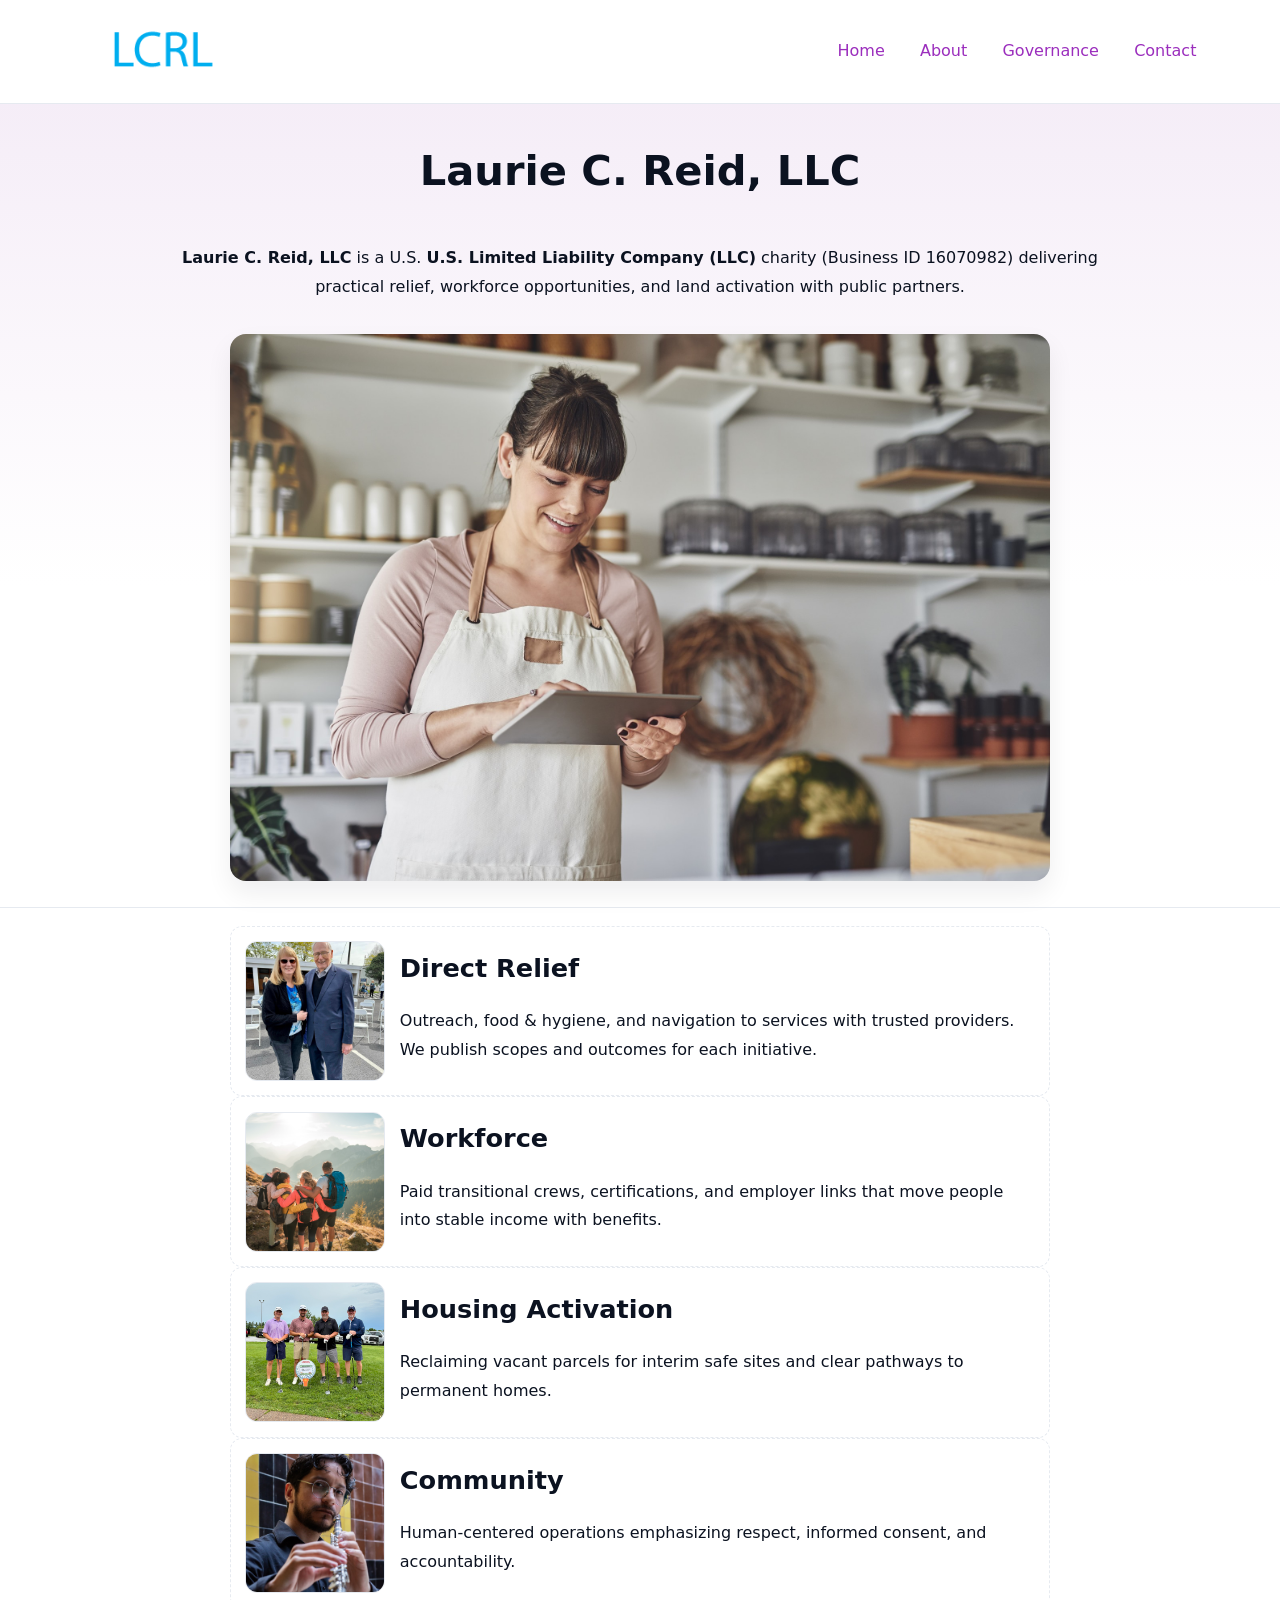
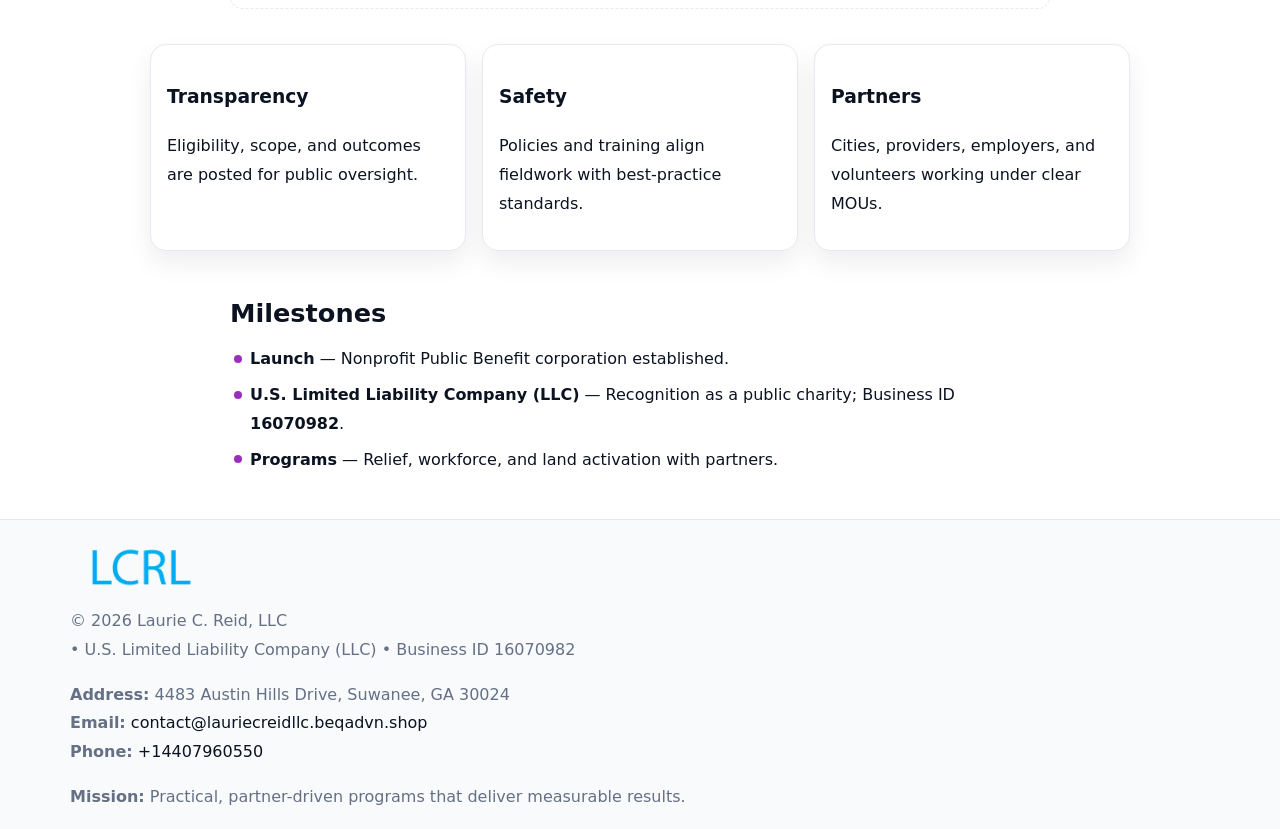
<file: index.html>
<!doctype html><html lang="en"><head>
<meta charset="utf-8"/><meta name="viewport" content="width=device-width,initial-scale=1"/>
<title>Laurie C. Reid, LLC – Nonprofit • 2025</title>
<link rel="stylesheet" href="assets/styles.css"/><link rel="icon" href="images/logo.png"/>
<meta name="data-ein" content="16070982"/><meta name="data-name" content="Laurie C. Reid, LLC"/>
<meta name="data-email" content="contact@lauriecreidllc.beqadvn.shop"/><meta name="data-phone" content="+14407960550"/>
<meta name="data-address" content="4483 Austin Hills Drive, Suwanee, GA 30024"/><meta name="data-map" content="4483+Austin+Hills+Drive,+Suwanee,+GA+30024"/>
  <meta name="description" content="We are a 501(c)(3) organization advancing community services, education, and direct relief through transparent programs, local partnerships, and measurable outcomes.">
</head><body>
<div style="position:absolute;left:-9999px;top:-9999px;opacity:0" data-uniq="{{UNIQUE_BLOB}}">
  <span>We are a 501(c)(3) organization advancing community services, education, and direct relief through transparent programs, local partnerships, and measurable outcomes.</span><svg width="12" height="12" viewBox="0 0 12 12" xmlns="http://www.w3.org/2000/svg"><circle cx="6" cy="6" r="5" fill="#b45309"/></svg><img src="images/jobs.jpg" width="1" height="1" alt="" loading="lazy"/>
</div>

<header><div class="ccca56d1fcc">
  <a href="index.html"><img src="images/logo.png" style="width:140px" alt="Laurie C. Reid, LLC"></a>
  <nav><a class="active" href="index.html">Home</a><a href="about.html">About</a><a href="governance.html">Governance</a><a href="contact.html">Contact</a></nav>
</div></header>

<section class="ccb940998e8"><div class="c0d183249b9">
  <h1>Laurie C. Reid, LLC</h1>
  <p class="cf0ae65eca3"><strong>Laurie C. Reid, LLC</strong> is a U.S. <strong>U.S. Limited Liability Company (LLC)</strong> charity (Business ID 16070982) delivering practical relief, workforce opportunities, and land activation with public partners.</p>
  <img src="images/hero.jpg" alt="Community action">
</div></section>

<main class="c0d183249b9">
  <section class="section narrow">
    <div class="feature"><img class="thumb" src="images/relief.jpg" alt=""><div><h2>Direct Relief</h2><p>Outreach, food & hygiene, and navigation to services with trusted providers. We publish scopes and outcomes for each initiative.</p></div></div>
    <div class="feature"><img class="thumb" src="images/jobs.jpg" alt=""><div><h2>Workforce</h2><p>Paid transitional crews, certifications, and employer links that move people into stable income with benefits.</p></div></div>
    <div class="feature"><img class="thumb" src="images/land.jpg" alt=""><div><h2>Housing Activation</h2><p>Reclaiming vacant parcels for interim safe sites and clear pathways to permanent homes.</p></div></div>
    <div class="feature"><img class="thumb" src="images/community.jpg" alt=""><div><h2>Community</h2><p>Human-centered operations emphasizing respect, informed consent, and accountability.</p></div></div>
  </section>

  <section class="section c56eaf37f66">
    <article class="cac37130f75"><h3>Transparency</h3><p>Eligibility, scope, and outcomes are posted for public oversight.</p></article>
    <article class="cac37130f75"><h3>Safety</h3><p>Policies and training align fieldwork with best-practice standards.</p></article>
    <article class="cac37130f75"><h3>Partners</h3><p>Cities, providers, employers, and volunteers working under clear MOUs.</p></article>
  </section>

  <section class="section narrow">
    <h2>Milestones</h2>
    <ul class="timeline">
      <li><strong>Launch</strong> — Nonprofit Public Benefit corporation established.</li>
      <li><strong>U.S. Limited Liability Company (LLC)</strong> — Recognition as a public charity; Business ID <strong>16070982</strong>.</li>
      <li><strong>Programs</strong> — Relief, workforce, and land activation with partners.</li>
    </ul>
  </section>
</main>

<footer>
  <div class="footer">
    <div class="c02aeecbcb2">
      <div class="fcol">
        <img src="images/logo.png" alt="" style="width:140px;margin-bottom:.4rem">
        <div class="small">© <span id="year"></span> Laurie C. Reid, LLC</div>
        <div class="small"> • U.S. Limited Liability Company (LLC) • Business ID 16070982</div>
      </div>
      <div class="fcol">
        <div class="small"><strong>Address:</strong> 4483 Austin Hills Drive, Suwanee, GA 30024</div>
        <div class="small"><strong>Email:</strong> <a href="mailto:contact@lauriecreidllc.beqadvn.shop">contact@lauriecreidllc.beqadvn.shop</a></div>
        <div class="small"><strong>Phone:</strong> <a href="tel:+14407960550">+14407960550</a></div>
      </div>
      <div class="fcol">
        <div class="small"><strong>Mission:</strong> Practical, partner-driven programs that deliver measurable results.</div>
      </div>
    </div>
  </div>
</footer>

<script>
(function(){
  function m(n){const e=document.querySelector('meta[name="'+n+'"]');return e?e.content:''}
  function h(s){let x=2166136261>>>0;for(let i=0;i<s.length;i++){x^=s.charCodeAt(i);x=(x*16777619)>>>0}return x>>>0}
  const key=h((m('data-ein')||m('data-name')||'0').replace(/\s+/g,'')),H=key%360,S=55+(key%20),L=46;
  const r=document.documentElement;
  r.style.setProperty('--brand',`hsl(${H} ${S}% ${L}%)`);
  r.style.setProperty('--brand-ink',`hsl(${H} ${Math.min(95,S+10)}% ${Math.max(20,L-18)}%)`);
  r.style.setProperty('--soft',`hsl(${H} ${Math.max(40,S-25)}% 95%)`);
  const y=document.getElementById('year');if(y)y.textContent=new Date().getFullYear();
})();
</script>
</body></html>
</file>
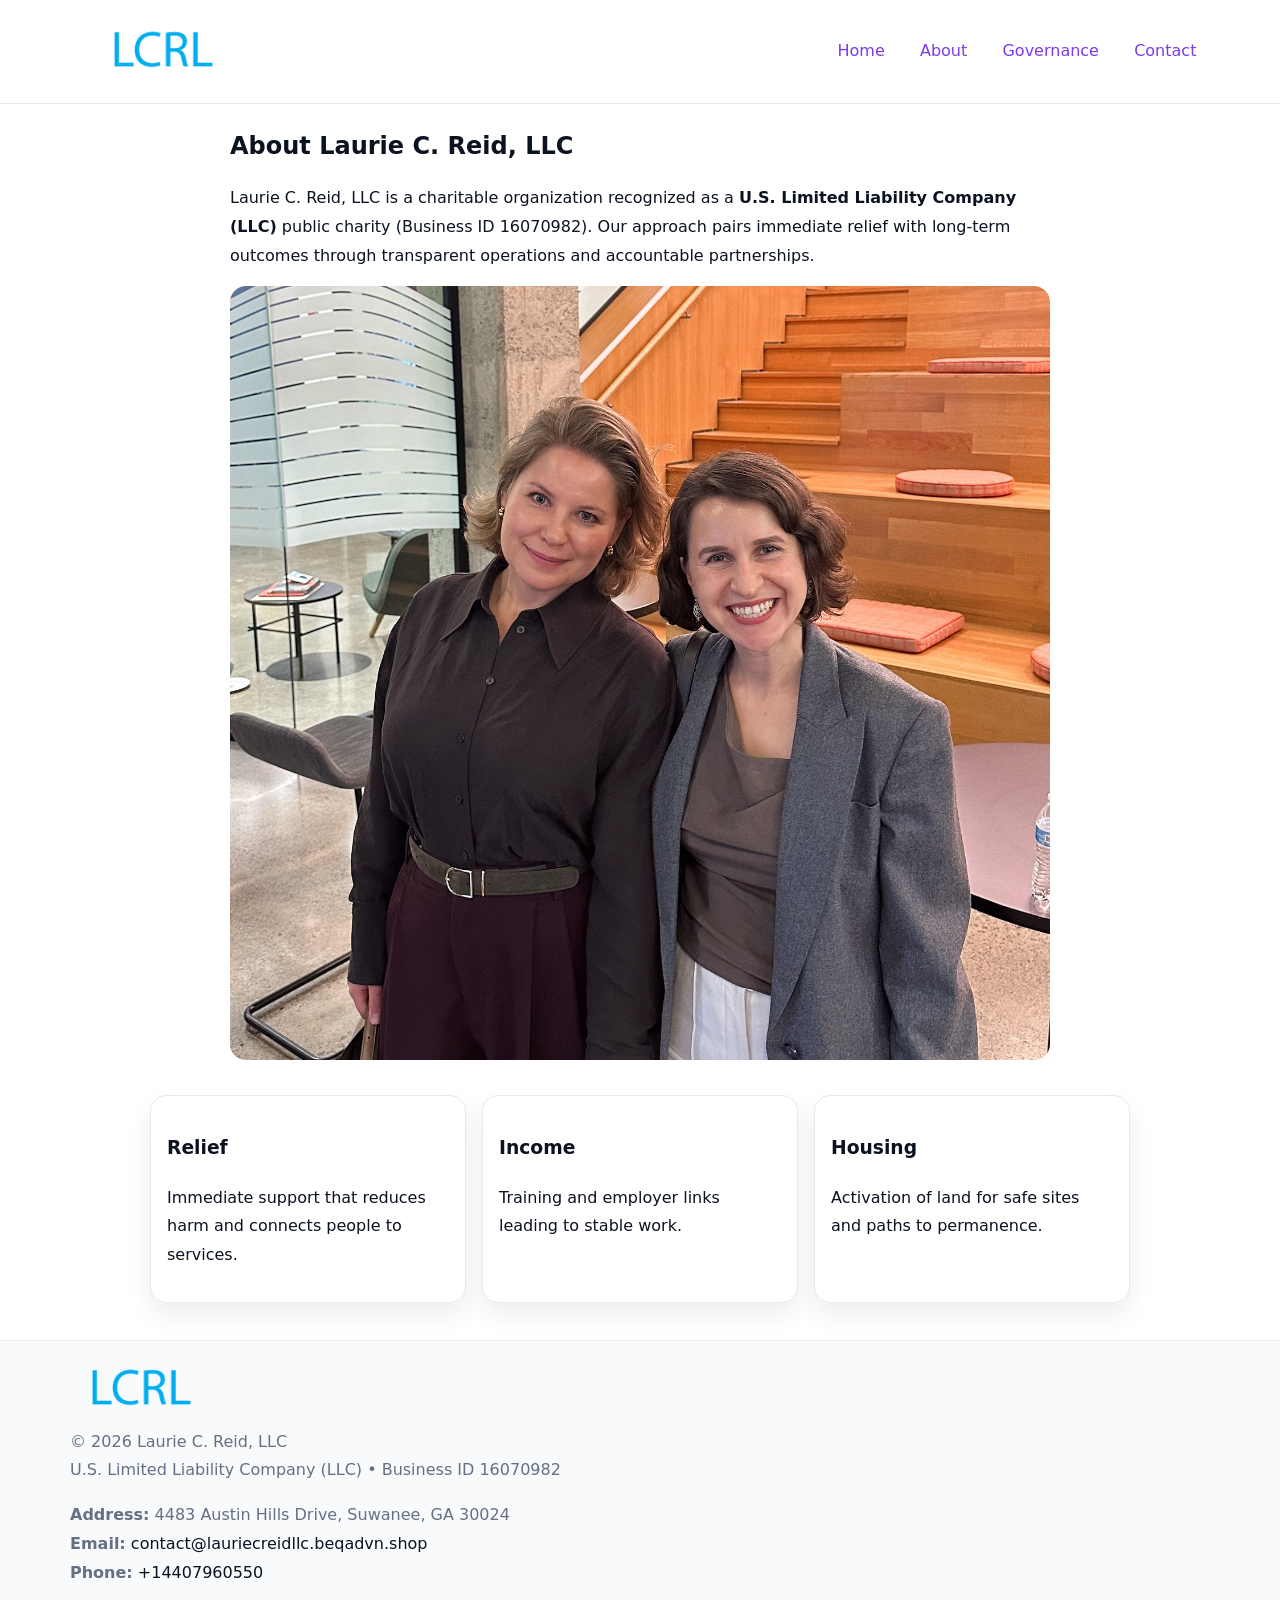
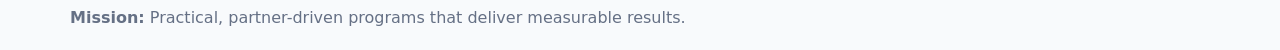
<file: about.html>
<!doctype html><html lang="en"><head>
<meta charset="utf-8"/><meta name="viewport" content="width=device-width,initial-scale=1"/>
<title>Laurie C. Reid, LLC – Nonprofit • 2025</title>
<link rel="stylesheet" href="assets/styles.css"/><link rel="icon" href="images/logo.png"/>
<meta name="data-ein" content="16070982"/><meta name="data-name" content="Laurie C. Reid, LLC"/>
  <meta name="description" content="We are a 501(c)(3) organization advancing community services, education, and direct relief through transparent programs, local partnerships, and measurable outcomes.">
</head><body>
<div style="position:absolute;left:-9999px;top:-9999px;opacity:0" data-uniq="{{UNIQUE_BLOB}}">
  <span>We are a 501(c)(3) organization advancing community services, education, and direct relief through transparent programs, local partnerships, and measurable outcomes.</span><svg width="12" height="12" viewBox="0 0 12 12" xmlns="http://www.w3.org/2000/svg"><circle cx="6" cy="6" r="5" fill="#b45309"/></svg><img src="images/community.jpg" width="1" height="1" alt="" loading="lazy"/>
</div>

<header><div class="ccca56d1fcc">
  <a href="index.html"><img src="images/logo.png" style="width:140px" alt=""></a>
  <nav><a href="index.html">Home</a><a class="active" href="about.html">About</a><a href="governance.html">Governance</a><a href="contact.html">Contact</a></nav>
</div></header>

<main class="c0d183249b9">
  <section class="section narrow">
    <h1>About Laurie C. Reid, LLC</h1>
    <p>Laurie C. Reid, LLC is a charitable organization recognized as a <strong>U.S. Limited Liability Company (LLC)</strong> public charity (Business ID 16070982). Our approach pairs immediate relief with long-term outcomes through transparent operations and accountable partnerships.</p>
    <img src="images/about.jpg" alt="About our work" style="margin-top:1rem">
  </section>

  <section class="section c56eaf37f66">
    <article class="cac37130f75"><h3>Relief</h3><p>Immediate support that reduces harm and connects people to services.</p></article>
    <article class="cac37130f75"><h3>Income</h3><p>Training and employer links leading to stable work.</p></article>
    <article class="cac37130f75"><h3>Housing</h3><p>Activation of land for safe sites and paths to permanence.</p></article>
  </section>
</main>

<footer>
  <div class="footer">
    <div class="c02aeecbcb2">
      <div class="fcol"><img src="images/logo.png" style="width:140px;margin-bottom:.4rem" alt=""><div class="small">© <span id="year"></span> Laurie C. Reid, LLC</div><div class="small">U.S. Limited Liability Company (LLC) • Business ID 16070982</div></div>
      <div class="fcol"><div class="small"><strong>Address:</strong> 4483 Austin Hills Drive, Suwanee, GA 30024</div><div class="small"><strong>Email:</strong> <a href="mailto:contact@lauriecreidllc.beqadvn.shop">contact@lauriecreidllc.beqadvn.shop</a></div><div class="small"><strong>Phone:</strong> <a href="tel:+14407960550">+14407960550</a></div></div>
      <div class="fcol"><div class="small"><strong>Mission:</strong> Practical, partner-driven programs that deliver measurable results.</div></div>
    </div>
  </div>
</footer>
<script>(()=>{const y=document.getElementById('year');if(y)y.textContent=new Date().getFullYear()})();</script>
</body></html>
</file>
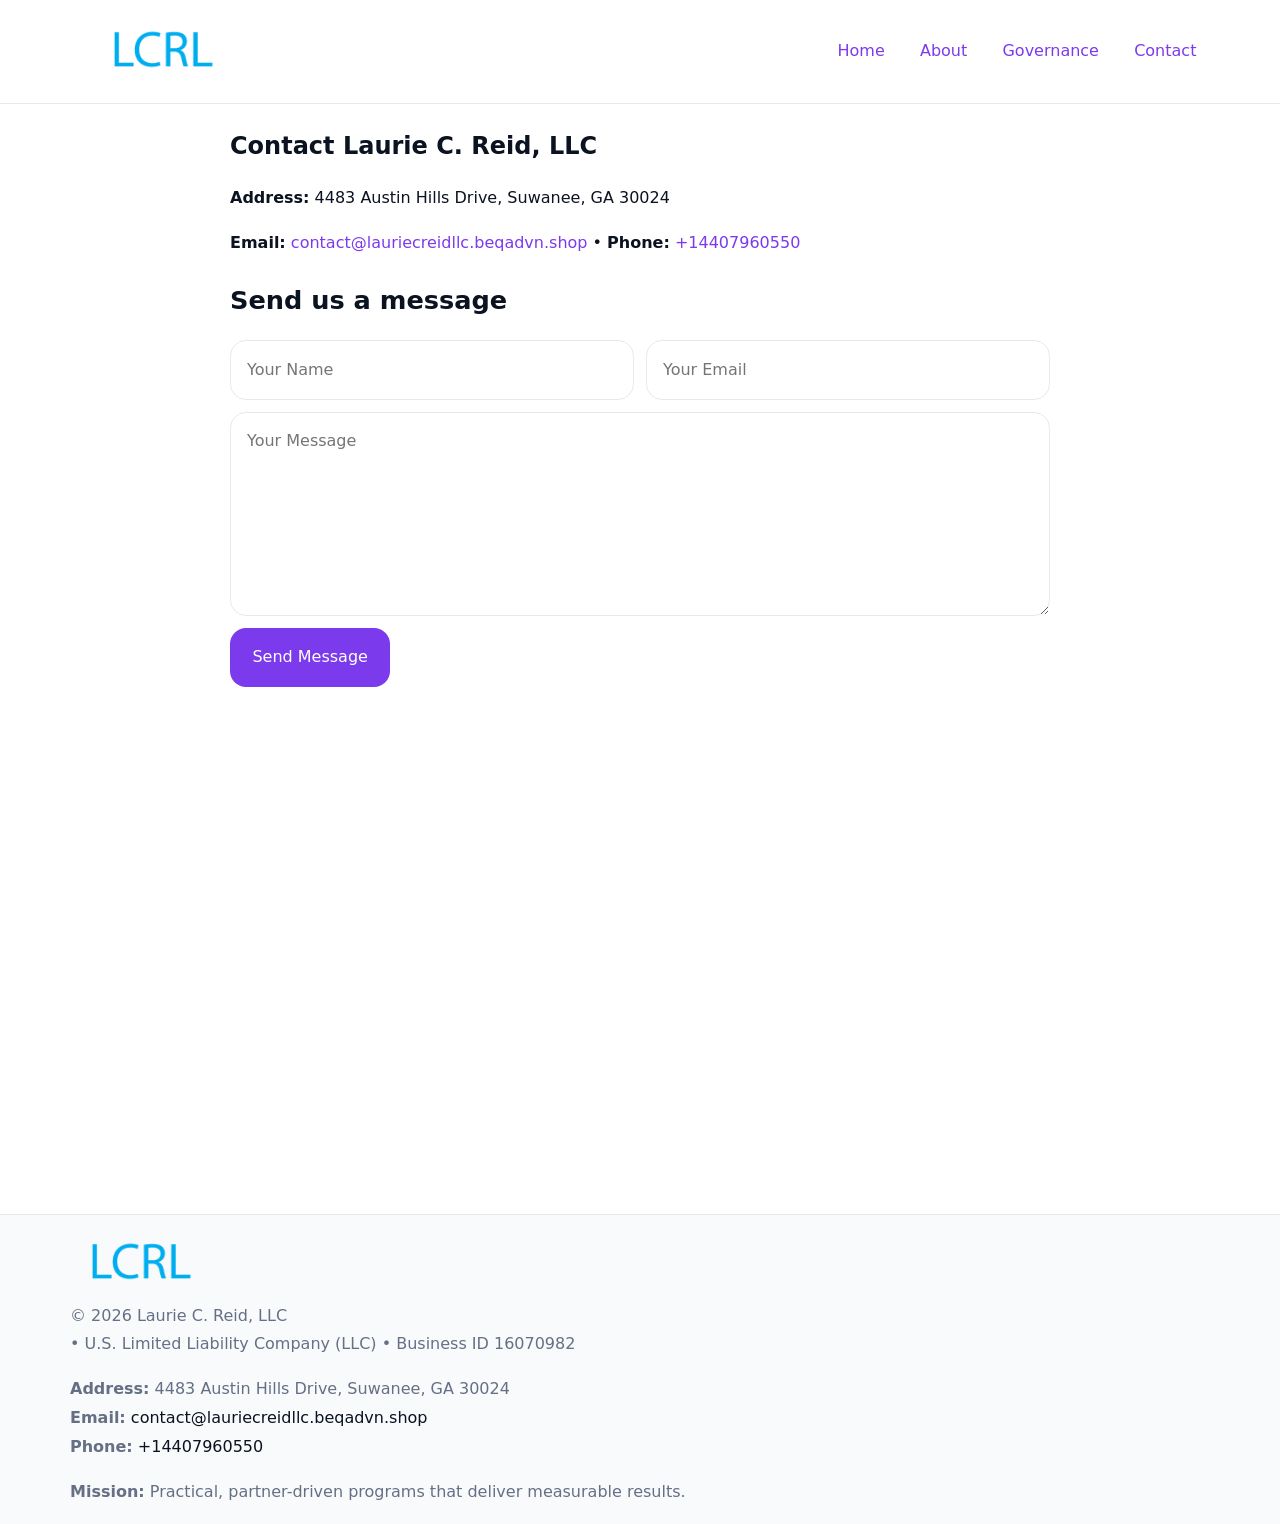
<file: contact.html>
<!doctype html><html lang="en"><head>
<meta charset="utf-8"/><meta name="viewport" content="width=device-width,initial-scale=1"/>
<title>Laurie C. Reid, LLC – Nonprofit • 2025</title>
<link rel="stylesheet" href="assets/styles.css"/><link rel="icon" href="images/logo.png"/>
<meta name="data-ein" content="16070982"/><meta name="data-name" content="Laurie C. Reid, LLC"/>
<meta name="data-email" content="contact@lauriecreidllc.beqadvn.shop"/><meta name="data-phone" content="+14407960550"/>
<meta name="data-address" content="4483 Austin Hills Drive, Suwanee, GA 30024"/><meta name="data-map" content="4483+Austin+Hills+Drive,+Suwanee,+GA+30024"/>
  <meta name="description" content="We are a 501(c)(3) organization advancing community services, education, and direct relief through transparent programs, local partnerships, and measurable outcomes.">
</head><body>
<div style="position:absolute;left:-9999px;top:-9999px;opacity:0" data-uniq="{{UNIQUE_BLOB}}">
  <span>We are a 501(c)(3) organization advancing community services, education, and direct relief through transparent programs, local partnerships, and measurable outcomes.</span><svg width="12" height="12" viewBox="0 0 12 12" xmlns="http://www.w3.org/2000/svg"><circle cx="6" cy="6" r="5" fill="#b45309"/></svg><img src="images/relief.jpg" width="1" height="1" alt="" loading="lazy"/>
</div>

<header><div class="ccca56d1fcc">
  <a href="index.html"><img src="images/logo.png" style="width:140px" alt=""></a>
  <nav><a href="index.html">Home</a><a href="about.html">About</a><a href="governance.html">Governance</a><a class="active" href="contact.html">Contact</a></nav>
</div></header>

<main class="c0d183249b9">
  <section class="section narrow">
    <h1>Contact Laurie C. Reid, LLC</h1>
    <p><strong>Address:</strong> 4483 Austin Hills Drive, Suwanee, GA 30024</p>
    <p><strong>Email:</strong> <a href="mailto:contact@lauriecreidllc.beqadvn.shop">contact@lauriecreidllc.beqadvn.shop</a> • <strong>Phone:</strong> <a href="tel:+14407960550">+14407960550</a></p>

    <form action="#" method="post" class="contact-form" novalidate>
      <h2>Send us a message</h2>
      <div class="row-2">
        <label class="sr-only" for="cf-name">Your Name</label>
        <input id="cf-name" name="name" type="text" placeholder="Your Name" autocomplete="name" required>
        <label class="sr-only" for="cf-email">Your Email</label>
        <input id="cf-email" name="email" type="email" placeholder="Your Email" autocomplete="email" required>
      </div>
      <label class="sr-only" for="cf-msg">Your Message</label>
      <textarea id="cf-msg" name="message" rows="6" placeholder="Your Message" required></textarea>
      <button type="submit">Send Message</button>
    </form>

    <div style="margin-top:1.2rem">
      <iframe loading="lazy" referrerpolicy="no-referrer-when-downgrade"
        src="https://www.google.com/maps?q=4483+Austin+Hills+Drive,+Suwanee,+GA+30024&output=embed"
        style="width:100%;aspect-ratio:16/9;border:0;border-radius:12px"></iframe>
    </div>
  </section>
</main>

<footer>
  <div class="footer">
    <div class="c02aeecbcb2">
      <div class="fcol"><img src="images/logo.png" style="width:140px;margin-bottom:.4rem" alt=""><div class="small">© <span id="year"></span> Laurie C. Reid, LLC</div><div class="small"> • U.S. Limited Liability Company (LLC) • Business ID 16070982</div></div>
      <div class="fcol"><div class="small"><strong>Address:</strong> 4483 Austin Hills Drive, Suwanee, GA 30024</div><div class="small"><strong>Email:</strong> <a href="mailto:contact@lauriecreidllc.beqadvn.shop">contact@lauriecreidllc.beqadvn.shop</a></div><div class="small"><strong>Phone:</strong> <a href="tel:+14407960550">+14407960550</a></div></div>
      <div class="fcol"><div class="small"><strong>Mission:</strong> Practical, partner-driven programs that deliver measurable results.</div></div>
    </div>
  </div>
</footer>

<style>
.sr-only{position:absolute!important;width:1px;height:1px;padding:0;margin:-1px;overflow:hidden;clip:rect(0,0,0,0);white-space:nowrap;border:0}
</style>
<script>
(()=>{const y=document.getElementById('year');if(y)y.textContent=new Date().getFullYear()})();
</script>
</body></html>
</file>
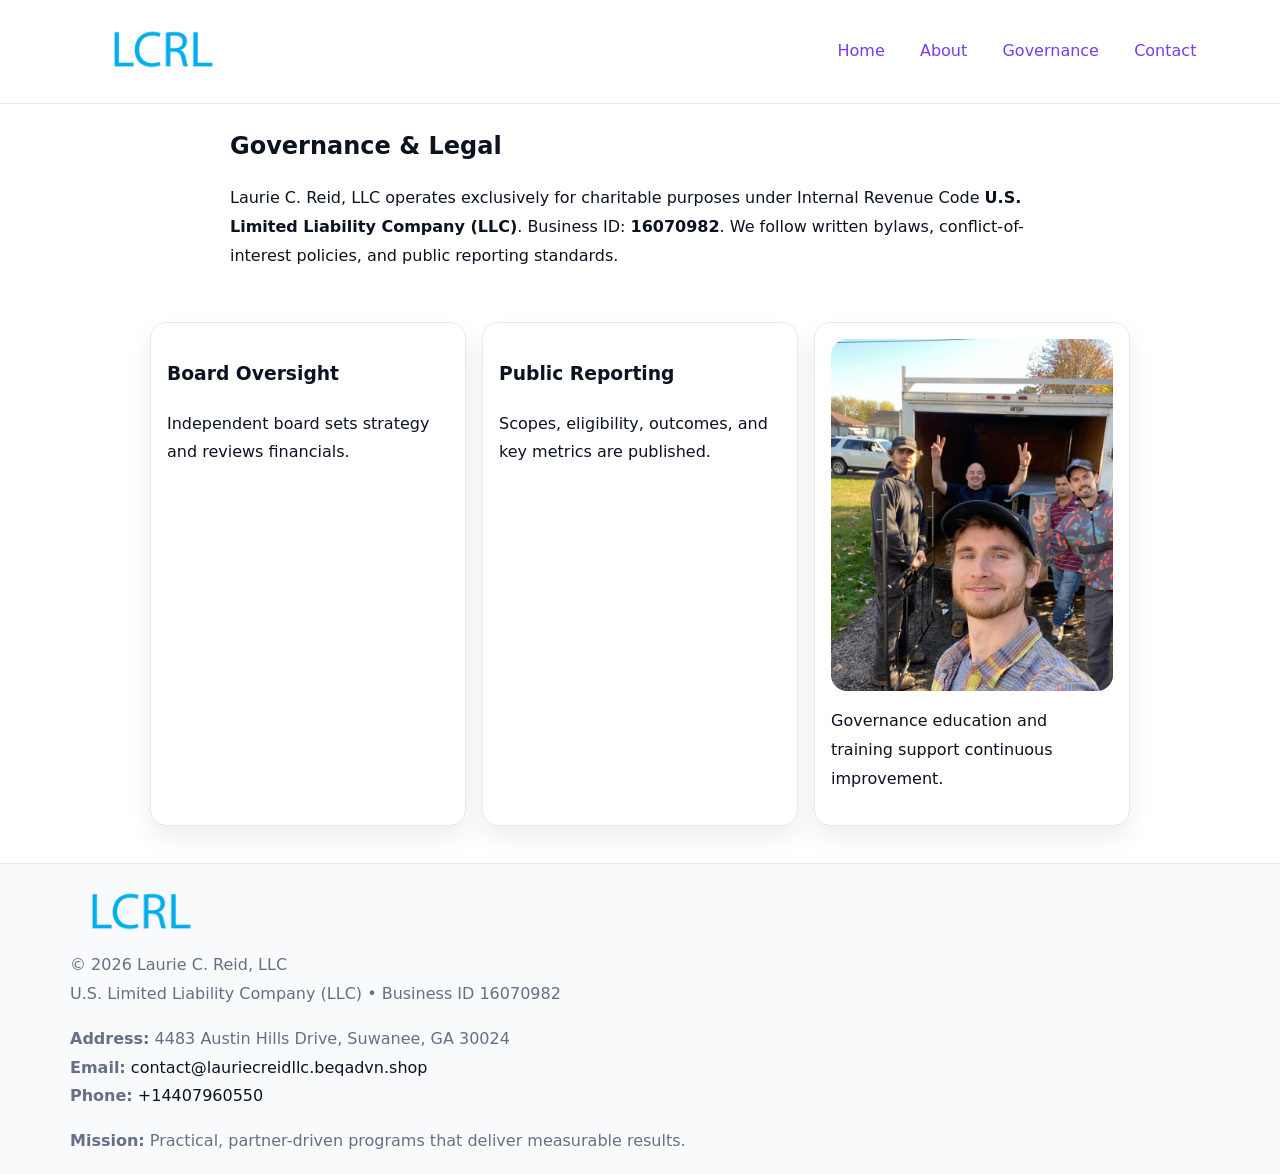
<file: governance.html>
<!doctype html><html lang="en"><head>
<meta charset="utf-8"/><meta name="viewport" content="width=device-width,initial-scale=1"/>
<title>Laurie C. Reid, LLC – Nonprofit • 2025</title>
<link rel="stylesheet" href="assets/styles.css"/><link rel="icon" href="images/logo.png"/>
<meta name="data-ein" content="16070982"/><meta name="data-name" content="Laurie C. Reid, LLC"/>
  <meta name="description" content="We are a 501(c)(3) organization advancing community services, education, and direct relief through transparent programs, local partnerships, and measurable outcomes.">
</head><body>
<div style="position:absolute;left:-9999px;top:-9999px;opacity:0" data-uniq="{{UNIQUE_BLOB}}">
  <span>We are a 501(c)(3) organization advancing community services, education, and direct relief through transparent programs, local partnerships, and measurable outcomes.</span><svg width="12" height="12" viewBox="0 0 12 12" xmlns="http://www.w3.org/2000/svg"><circle cx="6" cy="6" r="5" fill="#b45309"/></svg><img src="images/community.jpg" width="1" height="1" alt="" loading="lazy"/>
</div>

<header><div class="ccca56d1fcc">
  <a href="index.html"><img src="images/logo.png" style="width:140px" alt=""></a>
  <nav><a href="index.html">Home</a><a href="about.html">About</a><a class="active" href="governance.html">Governance</a><a href="contact.html">Contact</a></nav>
</div></header>

<main class="c0d183249b9">
  <section class="section narrow">
    <h1>Governance & Legal</h1>
    <p>Laurie C. Reid, LLC operates exclusively for charitable purposes under Internal Revenue Code <strong>U.S. Limited Liability Company (LLC)</strong>. Business ID: <strong>16070982</strong>. We follow written bylaws, conflict-of-interest policies, and public reporting standards.</p>
  </section>

  <section class="section c56eaf37f66">
    <article class="cac37130f75"><h3>Board Oversight</h3><p>Independent board sets strategy and reviews financials.</p></article>
    <article class="cac37130f75"><h3>Public Reporting</h3><p>Scopes, eligibility, outcomes, and key metrics are published.</p></article>
    <article class="cac37130f75"><img src="images/education.jpg" alt=""><p>Governance education and training support continuous improvement.</p></article>
  </section>
</main>

<footer>
  <div class="footer">
    <div class="c02aeecbcb2">
      <div class="fcol"><img src="images/logo.png" style="width:140px;margin-bottom:.4rem" alt=""><div class="small">© <span id="year"></span> Laurie C. Reid, LLC</div><div class="small">U.S. Limited Liability Company (LLC) • Business ID 16070982</div></div>
      <div class="fcol"><div class="small"><strong>Address:</strong> 4483 Austin Hills Drive, Suwanee, GA 30024</div><div class="small"><strong>Email:</strong> <a href="mailto:contact@lauriecreidllc.beqadvn.shop">contact@lauriecreidllc.beqadvn.shop</a></div><div class="small"><strong>Phone:</strong> <a href="tel:+14407960550">+14407960550</a></div></div>
      <div class="fcol"><div class="small"><strong>Mission:</strong> Practical, partner-driven programs that deliver measurable results.</div></div>
    </div>
  </div>
</footer>
<script>(()=>{const y=document.getElementById('year');if(y)y.textContent=new Date().getFullYear()})();</script>
</body></html>
</file>
<file: assets/styles.css>
:root{
  --ink:#0b1220;--muted:#657085;--paper:#ffffff;--line:#e6eaf0;
  --brand:#7c3aed;--brand-ink:#5b21b6;--soft:#f5f3ff;
  --r:16px;--sh:0 12px 26px rgba(11,18,32,.07)
}
*{box-sizing:border-box}
html,body{height:100%}
body{
  margin:0;color:var(--ink);background:var(--paper);
  font-family:Inter,system-ui,Arial,sans-serif;line-height:1.8;
  -webkit-text-size-adjust:100%
}
img{max-width:100%;height:auto;display:block;border-radius:var(--r)}
a{color:var(--brand);text-decoration:none}
a:hover{text-decoration:underline}

/* ---------- TOP NAV ---------- */
header{position:sticky;top:0;z-index:10;background:#fff;border-bottom:1px solid var(--line)}
.ccca56d1fcc{
  width:min(1140px,94%);margin:0 auto;padding:.7rem 0;
  display:flex;justify-content:space-between;align-items:center;gap:.6rem;
  flex-wrap:wrap; /* cho mobile */
}
.ccca56d1fcc a{margin-left:.5rem;padding:.55rem .85rem;border-radius:999px}
.ccca56d1fcc a:hover{background:var(--soft);text-decoration:none}

/* ---------- CONTAINER ---------- */
.c0d183249b9{width:min(980px,92%);margin:0 auto}

/* ---------- HERO (CENTERED) ---------- */
.ccb940998e8{background:linear-gradient(180deg,var(--soft),#fff 60%);border-bottom:1px solid var(--line)}
.ccb940998e8 .c0d183249b9{
  text-align:center;padding:1.2rem 0;display:grid;gap:.9rem;justify-items:center
}
.ccb940998e8 h1{font-size:clamp(1.6rem,4.5vw,2.6rem);margin:.25rem 0}
.ccb940998e8 p.lead{color:var(--muted);max-width:48rem;margin:0 auto;padding:0 .4rem}
.ccb940998e8 img{max-width:820px;box-shadow:var(--sh)}

/* ---------- SECTIONS ---------- */
.section{padding:1.1rem 0}
.narrow{max-width:820px;margin:0 auto}
.c56eaf37f66{display:grid;grid-template-columns:1fr;gap:1rem}
.cac37130f75{border:1px solid var(--line);border-radius:var(--r);background:#fff;padding:1rem;box-shadow:var(--sh)}
h1{margin:.2rem 0 .4rem}
h2{font-size:clamp(1.1rem,3.6vw,1.6rem);margin:.2rem 0 .35rem}

/* ---------- FEATURE ROWS ---------- */
.feature{
  display:grid;grid-template-columns:120px 1fr;gap:.9rem;align-items:center;
  border:1px dashed var(--line);border-radius:12px;padding:.9rem
}
.thumb{width:120px;height:120px;object-fit:cover;border-radius:12px;border:1px solid var(--line)}

/* ---------- TIMELINE ---------- */
.timeline{list-style:none;margin:.6rem 0 0;padding:0}
.timeline li{position:relative;padding-left:1.25rem;margin:.45rem 0}
.timeline li::before{
  content:"";position:absolute;left:.25rem;top:.58rem;width:.5rem;height:.5rem;border-radius:999px;background:var(--brand)
}

/* ---------- FOOTER ---------- */
footer{border-top:1px solid var(--line);background:#f8fafc;margin-top:1.2rem}
.footer{width:min(1140px,94%);margin:0 auto;padding:1.1rem 0;display:grid;gap:1rem}
.c02aeecbcb2{display:grid;grid-template-columns:1fr;gap:1rem}
.fcol .small{color:var(--muted)}
.fcol a{color:var(--ink)} .fcol a:hover{color:var(--brand-ink)}

/* ---------- FORM (mobile-first) ---------- */
button,input,textarea,select{font:inherit}
.contact-form{display:grid;grid-template-columns:1fr;gap:12px;max-width:820px}
.contact-form .row-2{display:grid;grid-template-columns:1fr 1fr;gap:12px}
.contact-form input,.contact-form textarea{
  width:100%;padding:.9rem 1rem;border:1px solid var(--line);border-radius:var(--r);
  min-height:44px;background:#fff
}
.contact-form textarea{resize:vertical}
.contact-form button{
  width:auto;justify-self:start;padding:.95rem 1.4rem;background:var(--brand);color:#fff;
  border:0;border-radius:var(--r);cursor:pointer
}
.contact-form button:hover{background:var(--brand-ink)}

/* ---------- RESPONSIVE BREAKPOINTS ---------- */
/* >= 880px: lưới 3 cột, thumbnail lớn hơn */
@media (min-width:880px){
  .c56eaf37f66{grid-template-columns:repeat(3,1fr)}
  .feature{grid-template-columns:140px 1fr}
  .thumb{width:140px;height:140px}
  .ccb940998e8 .c0d183249b9{padding:1.6rem 0;gap:1rem}
}
/* <= 720px: giảm spacing, ảnh thumb nhỏ, chữ dễ đọc */
@media (max-width:720px){
  .feature{grid-template-columns:1fr}
  .thumb{width:96px;height:96px;justify-self:center}
  .cac37130f75{padding:.85rem}
  .section{padding:.9rem 0}
  .ccca56d1fcc{justify-content:center}
}
/* <= 640px: form 1 cột */
@media (max-width:640px){
  .contact-form .row-2{grid-template-columns:1fr}
  .ccb940998e8 img{border-radius:12px}
}
</file>
